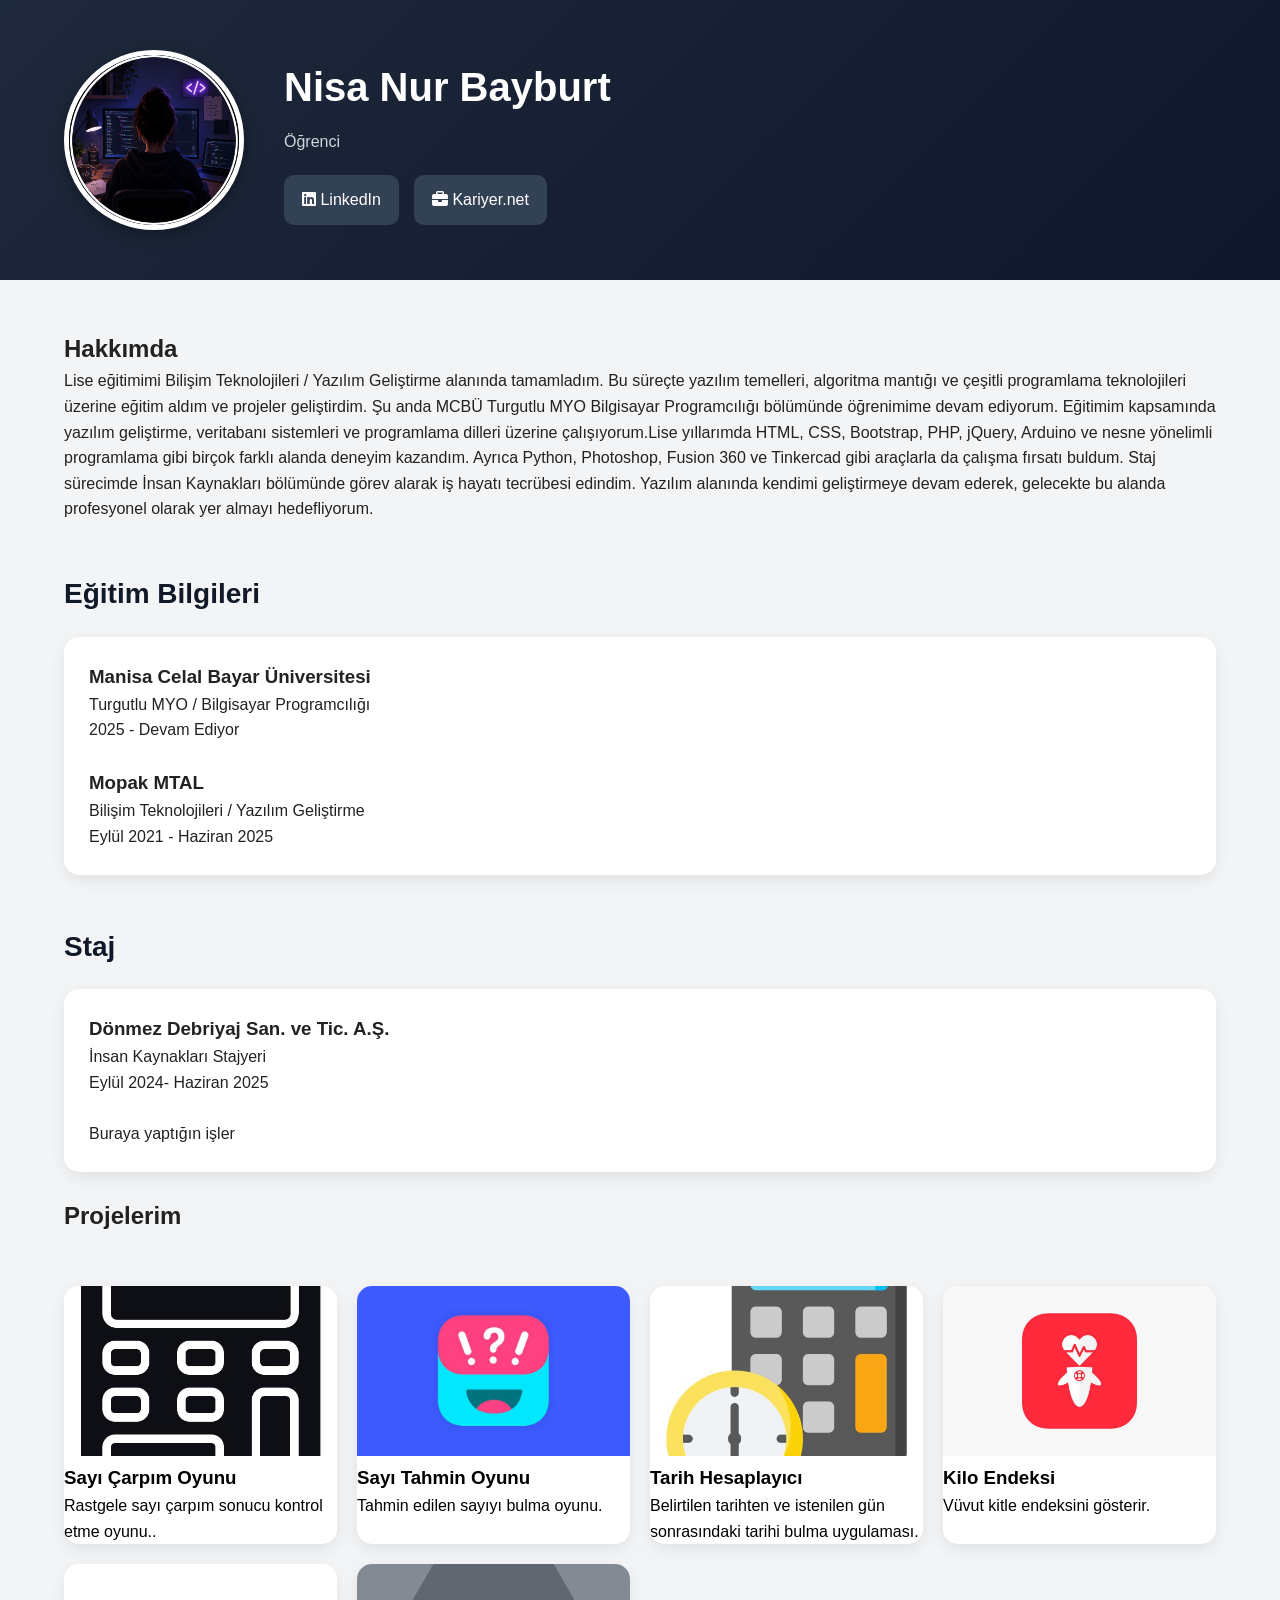
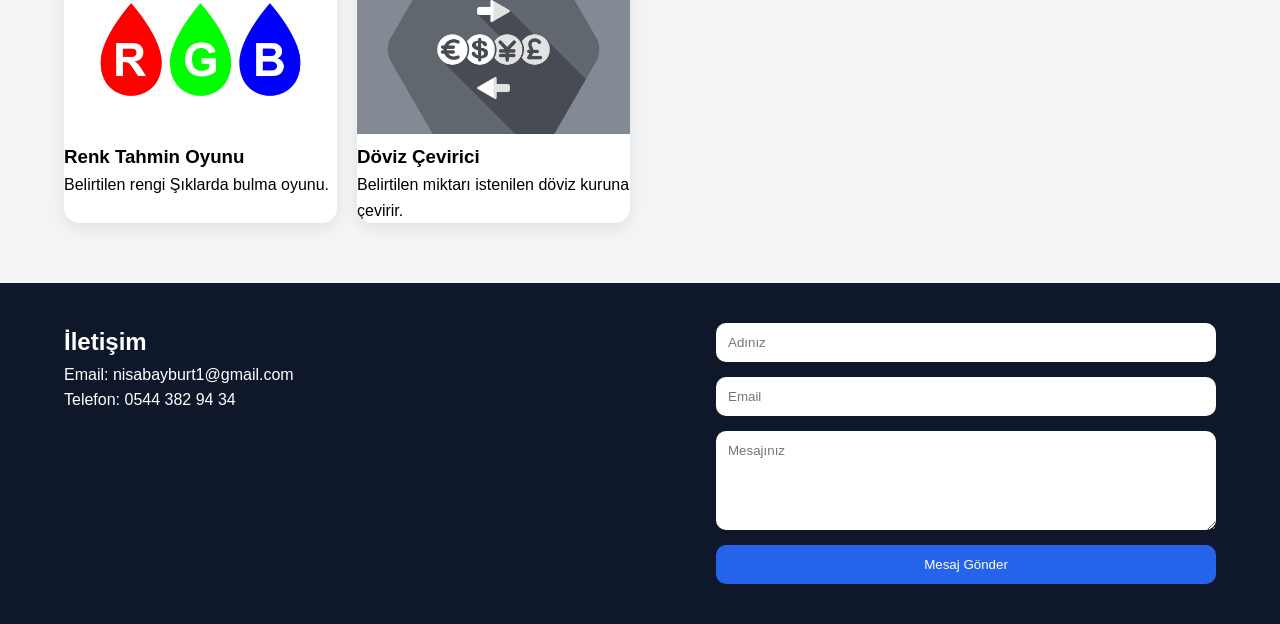
<file: index.html>
<!DOCTYPE html>
<html lang="tr">
<head>
  <meta charset="UTF-8" />
  <meta name="viewport" content="width=device-width, initial-scale=1.0"/>
  <title>Hakkımda</title>
  <!-- Font Awesome -->
  <link rel="stylesheet"
  href="https://cdnjs.cloudflare.com/ajax/libs/font-awesome/6.5.1/css/all.min.css"/>
  <style>
    *{
      margin:0;
      padding:0;
      box-sizing:border-box;
      font-family:Arial, sans-serif;
    }
    body{
      background:#f3f4f6;
      color:#222;
      line-height:1.6;
    }
    .container{
      width:90%;
      max-width:1200px;
      margin:auto;
    }

    /* HEADER */
    header{
      background:linear-gradient(135deg,#1e293b,#0f172a);
      color:white;
      padding:50px 0;
    }
    .header-content{
      display:flex;
      align-items:center;
      gap:40px;
      flex-wrap:wrap;
    }
    .profile-img{
      width:180px;
      height:180px;
      border-radius:50%;
      object-fit:cover;
      border:5px solid white;
      box-shadow:0 5px 15px rgba(0,0,0,0.3);
    }
    .header-text h1{
      font-size:40px;
      margin-bottom:10px;
    }
    .header-text p{
      max-width:600px;
      color:#d1d5db;
    }

    /* SOCIAL */
    .social-links{
      margin-top:20px;
      display:flex;
      gap:15px;
      flex-wrap:wrap;
    }
    .social-links a{
      text-decoration:none;
      color:white;
      background:#334155;
      padding:12px 18px;
      border-radius:10px;
      transition:0.3s;
    }
    .social-links a:hover{
      background:#475569;
      transform:translateY(-3px);
    }

    /* SECTIONS */
    section{
      margin-top:50px;
    }
    .section-title{
      margin-bottom:20px;
      font-size:28px;
      color:#111827;
    }
    .card-box{
      background:white;
      padding:25px;
      border-radius:15px;
      box-shadow:0 5px 15px rgba(0,0,0,0.08);
    }

    /* PROJECTS */
    .projects{
      display:grid;
      grid-template-columns:repeat(auto-fit,minmax(250px,1fr));
      gap:20px;
    }
    .project-card{
      background:white;
      border-radius:15px;
      overflow:hidden;
      text-decoration:none;
      color:black;
      box-shadow:0 5px 15px rgba(0,0,0,0.08);
      transition:0.3s;
    }
    .project-card:hover{
      transform:translateY(-5px);
    }
    .project-card img{
      width:100%;
      height:170px;
      object-fit:cover;
    }
    .project-content{
      padding:20px;
    }
    .project-content h3{
      margin-bottom:10px;
    }
    .project-content p{
      color:#666;
      font-size:14px;
    }

    /* FOOTER */
    footer{
      margin-top:60px;
      background:#0f172a;
      color:white;
      padding:40px 0;
    }

    .footer-content{
      display:flex;
      justify-content:space-between;
      flex-wrap:wrap;
      gap:30px;
    }

    .contact-form{
      display:flex;
      flex-direction:column;
      gap:15px;
      width:100%;
      max-width:500px;
    }

    .contact-form input,
    .contact-form textarea{
      padding:12px;
      border:none;
      border-radius:10px;
      outline:none;
    }

    .contact-form button{
      padding:12px;
      border:none;
      border-radius:10px;
      background:#2563eb;
      color:white;
      cursor:pointer;
      transition:0.3s;
    }
    .ref-btn{
     display:inline-block;
     margin-top:15px;
     padding:12px 18px;
     background:#2563eb;
     color:white;
     text-decoration:none;
     border-radius:10px;
     transition:0.3s;
    }

    .ref-btn:hover{
     background:#1d4ed8;
     transform:translateY(-2px);
    }

    .contact-form button:hover{
      background:#1d4ed8;
    }
    @media(max-width:768px){

      .header-content{
        flex-direction:column;
        text-align:center;
      }
      .social-links{
        justify-content:center;
      }

    }
  </style>
</head>
<body>
    <!-- HEADER -->
  <header>
    <div class="container header-content">

      <!-- FOTOĞRAF -->
      <img src="resimler/profilYazılım.png" alt="Profil Fotoğrafı" class="profile-img">

      <!-- BİLGİLER -->
      <div class="header-text">
        <h1>Nisa Nur Bayburt</h1>
        <p>Öğrenci</p>

        <!-- SOSYAL LİNKLER -->
        <div class="social-links">
          <!-- <a href="https://github.com/kullaniciadi" target="_blank">
            <i class="fa-brands fa-github"></i> GitHub
          </a> --> 

          <a href="https://linkedin.com/in/nisa-b-82283a373" target="_blank">
            <i class="fa-brands fa-linkedin"></i> LinkedIn
          </a>

          <a href="https://www.kariyer.net/ozgecmis/nbxtecyzsy" target="_blank">
            <i class="fa-solid fa-briefcase"></i> Kariyer.net
          </a>
        </div>
      </div>
    </div>
  </header>

  <div class="container">
    <!-- Hakkımda -->
    <section class="about">
      <h1>Hakkımda</h1>
      <p>
        Lise eğitimimi Bilişim Teknolojileri / Yazılım Geliştirme alanında tamamladım. 
          Bu süreçte yazılım temelleri, algoritma mantığı ve çeşitli programlama teknolojileri
          üzerine eğitim aldım ve projeler geliştirdim. Şu anda MCBÜ Turgutlu MYO Bilgisayar 
          Programcılığı bölümünde öğrenimime devam ediyorum. Eğitimim kapsamında yazılım geliştirme,
          veritabanı sistemleri ve programlama dilleri üzerine çalışıyorum.Lise yıllarımda HTML, 
          CSS, Bootstrap, PHP, jQuery, Arduino ve nesne yönelimli programlama gibi birçok farklı 
          alanda deneyim kazandım. Ayrıca Python, Photoshop, Fusion 360 ve Tinkercad gibi araçlarla
         da çalışma fırsatı buldum. Staj sürecimde İnsan Kaynakları bölümünde görev alarak iş hayatı tecrübesi edindim.
        Yazılım alanında kendimi geliştirmeye devam ederek, gelecekte bu alanda profesyonel olarak
        yer almayı hedefliyorum.
      </p>
    </section>

    <!--Eğitim Bilgilerim-->
    <section>
      <h2 class="section-title">Eğitim Bilgileri</h2>
      <div class="card-box">
        <h3>Manisa Celal Bayar Üniversitesi</h3>
        <p>
          Turgutlu MYO / Bilgisayar Programcılığı
        </p>
        <p>2025 - Devam Ediyor</p>
        <br>
        <h3>Mopak MTAL</h3>
        <p>
          Bilişim Teknolojileri / Yazılım Geliştirme
        </p>
        <p>Eylül 2021 - Haziran 2025</p>
      </div>
    </section>

    <!-- DENEYİM -->
    <section>
      <h2 class="section-title">Staj</h2>
      <div class="card-box">
        <h3>Dönmez Debriyaj San. ve Tic. A.Ş.</h3>
        <p>İnsan Kaynakları Stajyeri</p>
        <p>Eylül 2024- Haziran 2025</p> <br>
        <p>
          Buraya yaptığın işler
        </p>
      </div>
    </section> <br>

    <!-- Projeler -->
    <h2 class="projects-title">Projelerim</h2>
    <section class="projects">

      <!-- Proje 1 -->
      <a class="project-card" href="CarpimOyun/carpimOyunu.html" target="_blank">
        <img src="resimler/carpimOyunGorsel.jpg" alt="" >
        <div class="card-content">
          <h3>Sayı Çarpım Oyunu</h3>
          <p>Rastgele sayı çarpım sonucu kontrol etme oyunu..</p>
        </div>
      </a>

      <!-- Proje 2 -->
      <a class="project-card" href="sayiTahmi/sayiTahminOyunu.html" target="_blank">
        <img src="resimler/sayitahmingorsel.jpg" alt="" >
        <div class="card-content">
          <h3>Sayı Tahmin Oyunu</h3>
          <p>Tahmin edilen sayıyı bulma oyunu.</p>
        </div>
      </a>

      <!-- Proje 3 -->
      <a class="project-card" href="TarihHesaplayici/index.html" target="_blank">
        <img src="resimler/tarihhesapgorsel.jpg" alt="" >
        <div class="card-content">
          <h3>Tarih Hesaplayıcı</h3>
          <p>Belirtilen tarihten ve istenilen gün sonrasındaki tarihi bulma uygulaması.</p>
        </div>
      </a>

      <!-- Proje 4 -->
      <a class="project-card" href="kiloEndexi/index1.html" target="_blank">
        <img src="resimler/BMIgorsel.jpg" alt="" >
        <div class="card-content">
          <h3>Kilo Endeksi</h3>
          <p>Vüvut kitle endeksini gösterir.</p>
        </div>
      </a>

      <!-- Proje 5 -->
      <a class="project-card" href="RenkTahmin/renkTahminOyunu.html" target="_blank">
        <img src="resimler/renktahminoyun.jpg" alt="" >
        <div class="card-content">
          <h3>Renk Tahmin Oyunu</h3>
          <p>Belirtilen rengi Şıklarda bulma oyunu.</p>
        </div>
      </a>

      <!-- Proje 6 -->
      <a class="project-card" href="DovizCeviri/index2.html" target="_blank">
        <img src="resimler/dovizgorsel.jpg" alt="" >
        <div class="card-content">
          <h3>Döviz Çevirici</h3>
          <p>Belirtilen miktarı istenilen döviz kuruna çevirir.</p>
        </div>
      </a>
    </section>
  </div>

  <!-- FOOTER -->

  <footer>
    <div class="container footer-content">
      <div>
        <h2>İletişim</h2>
        <p>Email: nisabayburt1@gmail.com</p>
        <p>Telefon: 0544 382 94 34</p>
      </div>
      <!-- MAİL FORMU -->
      <form class="contact-form" action="mailto:nisabayburt1@gmail.com" method="POST" enctype="text/plain">
        <input type="text" name="isim" placeholder="Adınız" required>
        <input type="email" name="email" placeholder="Email" required>
        <textarea name="mesaj" rows="5" placeholder="Mesajınız"required></textarea>
        <button type="submit"> Mesaj Gönder </button>
      </form>
    </div>
  </footer>

</body>
</html>
</file>
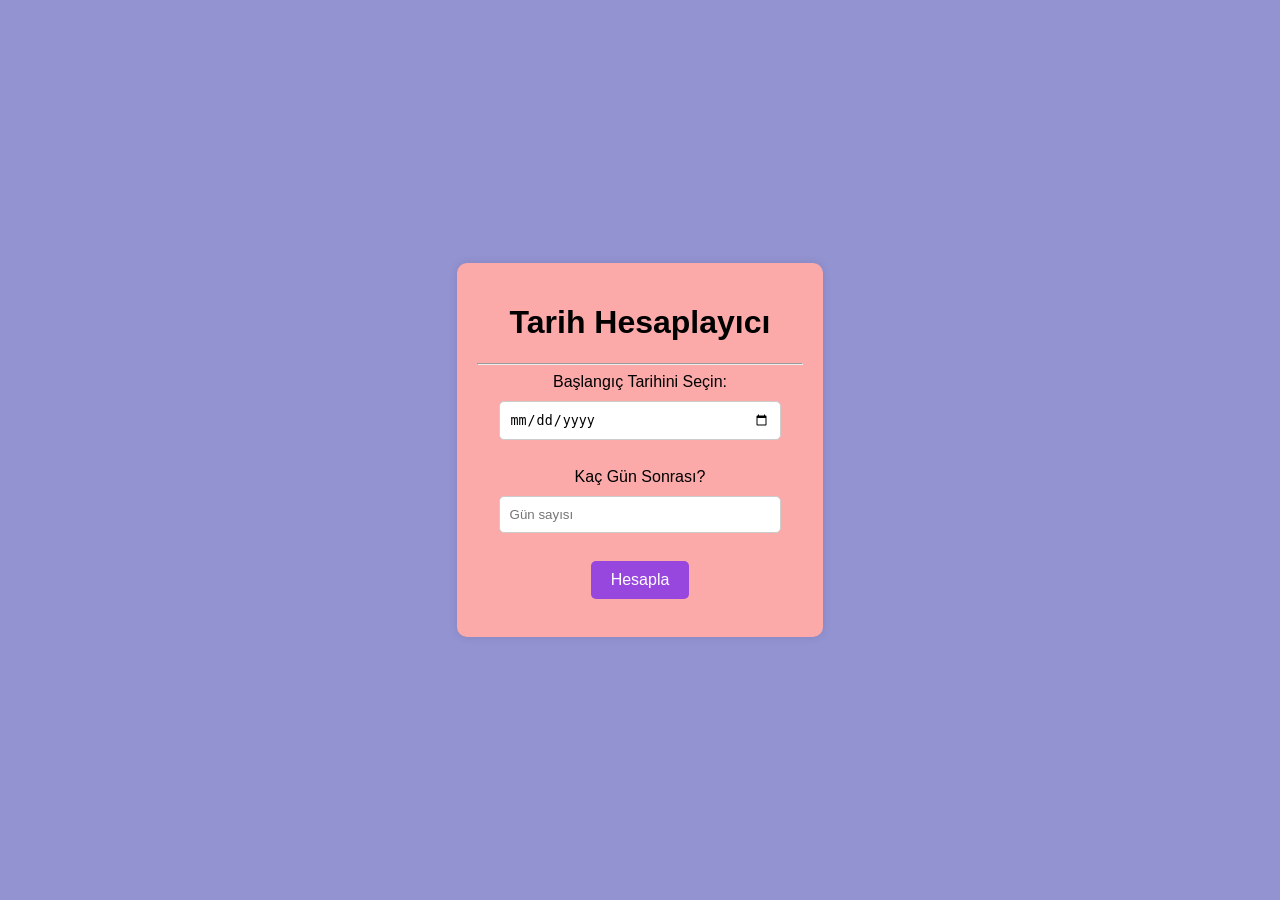
<file: TarihHesaplayici/index.html>
<!DOCTYPE html>
<html lang="en">
<head>
    <meta charset="UTF-8">
    <meta name="viewport" content="width=device-width, initial-scale=1.0">
    <title>Tarih Hesaplayıcı</title>
    <link rel="stylesheet" href="style.css">
</head>
<body>
    <div class="calculator-container">
        <h1>Tarih Hesaplayıcı</h1><hr>
        <label for="date-input">Başlangıç Tarihini Seçin:</label><br>
        <input type="date" id="date-input"> <br><br>
        <label for="days-input">Kaç Gün Sonrası?</label>
        <input type="number" id="days-input" placeholder="Gün sayısı"><br><br>
        <button id="calculate-btn">Hesapla</button>
        <p id="result"></p>
    </div>
    <script src="app.js"></script> 
</body>
</html>
</file>
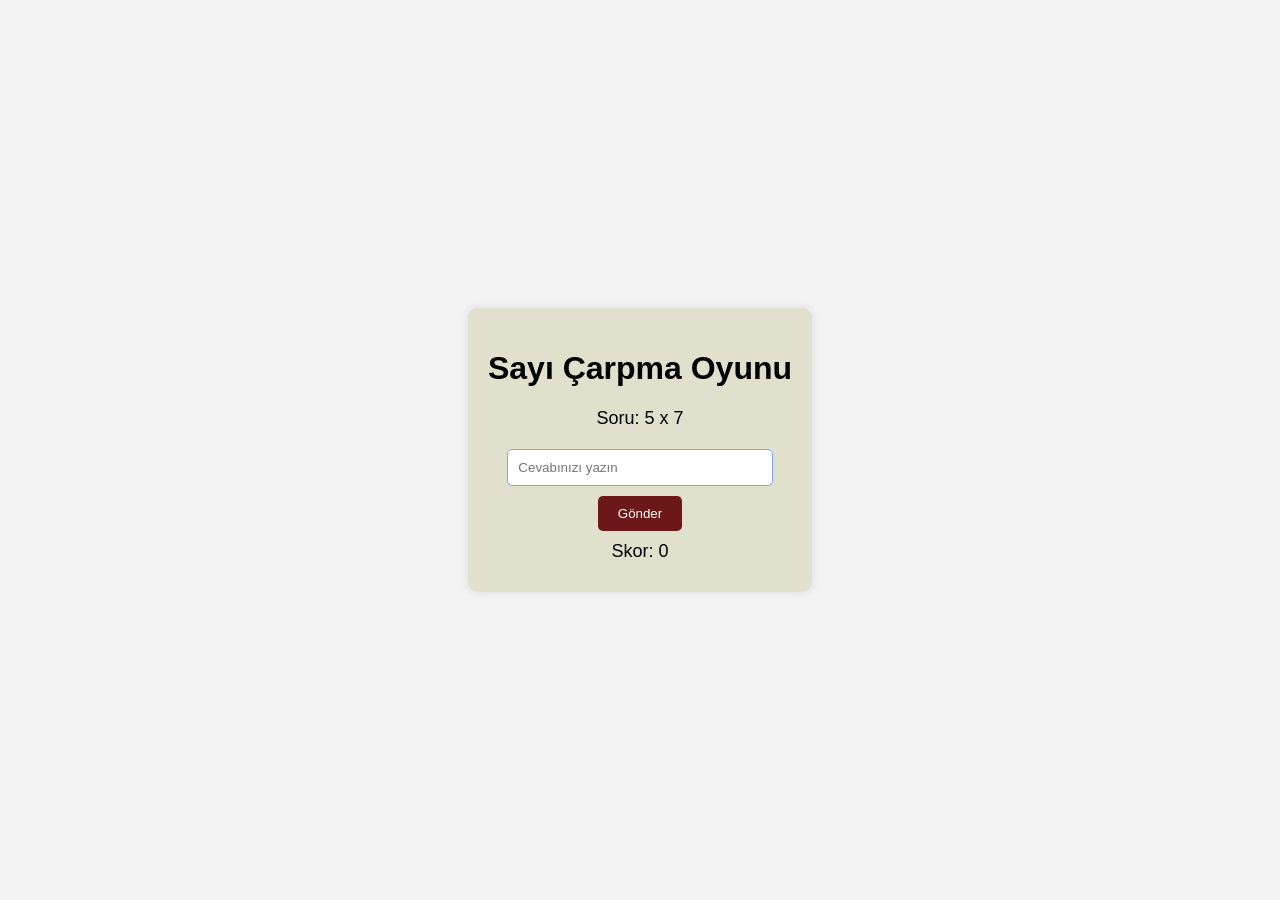
<file: CarpimOyun/carpimOyunu.html>
<!DOCTYPE html>
<html lang="en">
<head>
    <meta charset="UTF-8">
    <meta name="viewport" content="width=device-width, initial-scale=1.0">
    <title>Sayı Çarpma Oyunu</title>
    <link rel="stylesheet" href="şekil.css">
</head>
<body>
    <div class="game-container">
        <h1>Sayı Çarpma Oyunu</h1>
        <p id="question">Soru: 0 x 0</p>
        <input type="number" id="answer-input" placeholder="Cevabınızı yazın">
        <button id="submit-btn">Gönder</button>
        <p id="feedback"></p>
        <p>Skor: <span id="score">0</span></p>
    </div>
    <script src="app3.js"></script> 

</body>
</html>
</file>
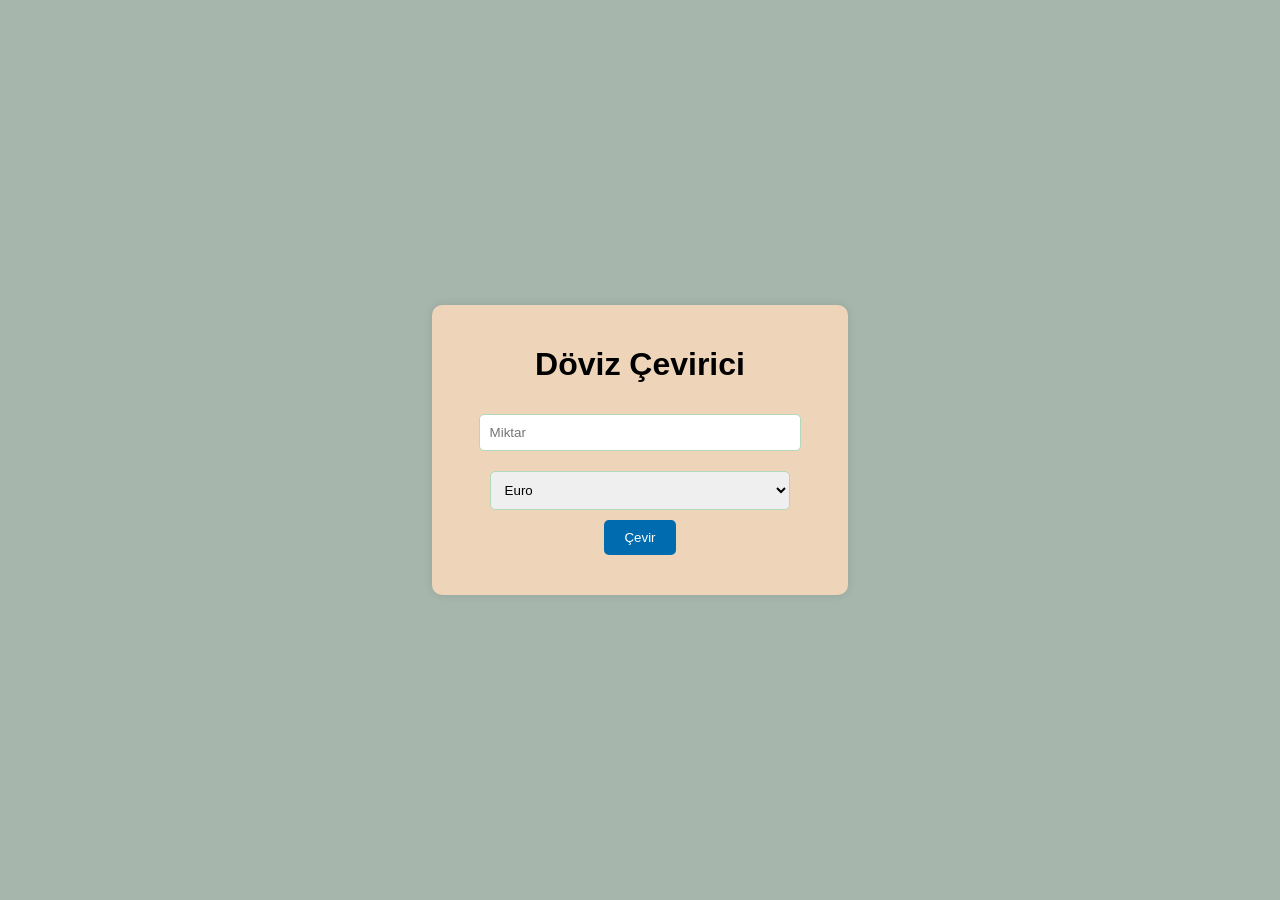
<file: DovizCeviri/index2.html>
<!DOCTYPE html>
<html lang="en">
<head>
    <meta charset="UTF-8">
    <meta name="viewport" content="width=device-width, initial-scale=1.0">
    <title>Basit Döviz Çevirici</title>
    <link rel="stylesheet" href="renkler.css">
</head>
<body>
    <div class="converter-container">
        <h1>Döviz Çevirici</h1>
        <input type="number" id="amount" placeholder="Miktar">
        <select id="currency">
            <option value="0.85">Euro</option>
            <option value="1.1">Dolar</option>
            <option value="15">Türk Lirası</option>
        </select>
        <button id="convert-btn">Çevir</button>
        <p id="result"></p>
    </div>
    <script src="app2.js"></script> 

</body>
</html>
</file>
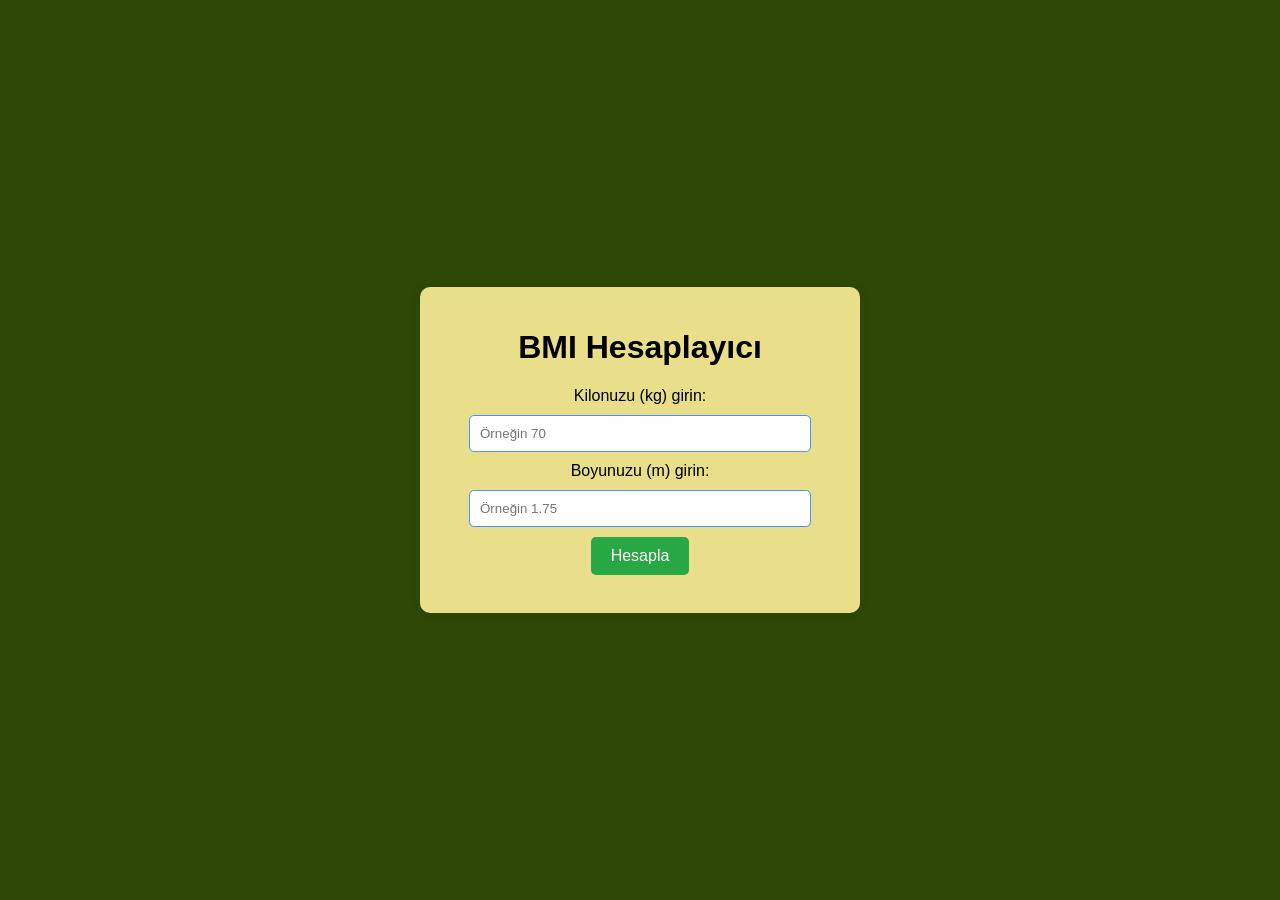
<file: kiloEndexi/index1.html>
<!DOCTYPE html>
<html lang="en">
<head>
    <meta charset="UTF-8">
    <meta name="viewport" content="width=device-width, initial-scale=1.0">
    <title>BMI Hesaplayıcı</title>
    <link rel="stylesheet" href="styles.css">
</head>
<body>
    <div class="bmi-container">
        <h1>BMI Hesaplayıcı</h1>
        <label for="weight-input">Kilonuzu (kg) girin:</label>
        <input type="number" id="weight-input" placeholder="Örneğin 70">
        <label for="height-input">Boyunuzu (m) girin:</label>
        <input type="number" id="height-input" placeholder="Örneğin 1.75">
        <button id="calculate-btn">Hesapla</button>
        <p id="result"></p>
    </div>
    <script src="app1.js"></script>
</body>
</html>
</file>
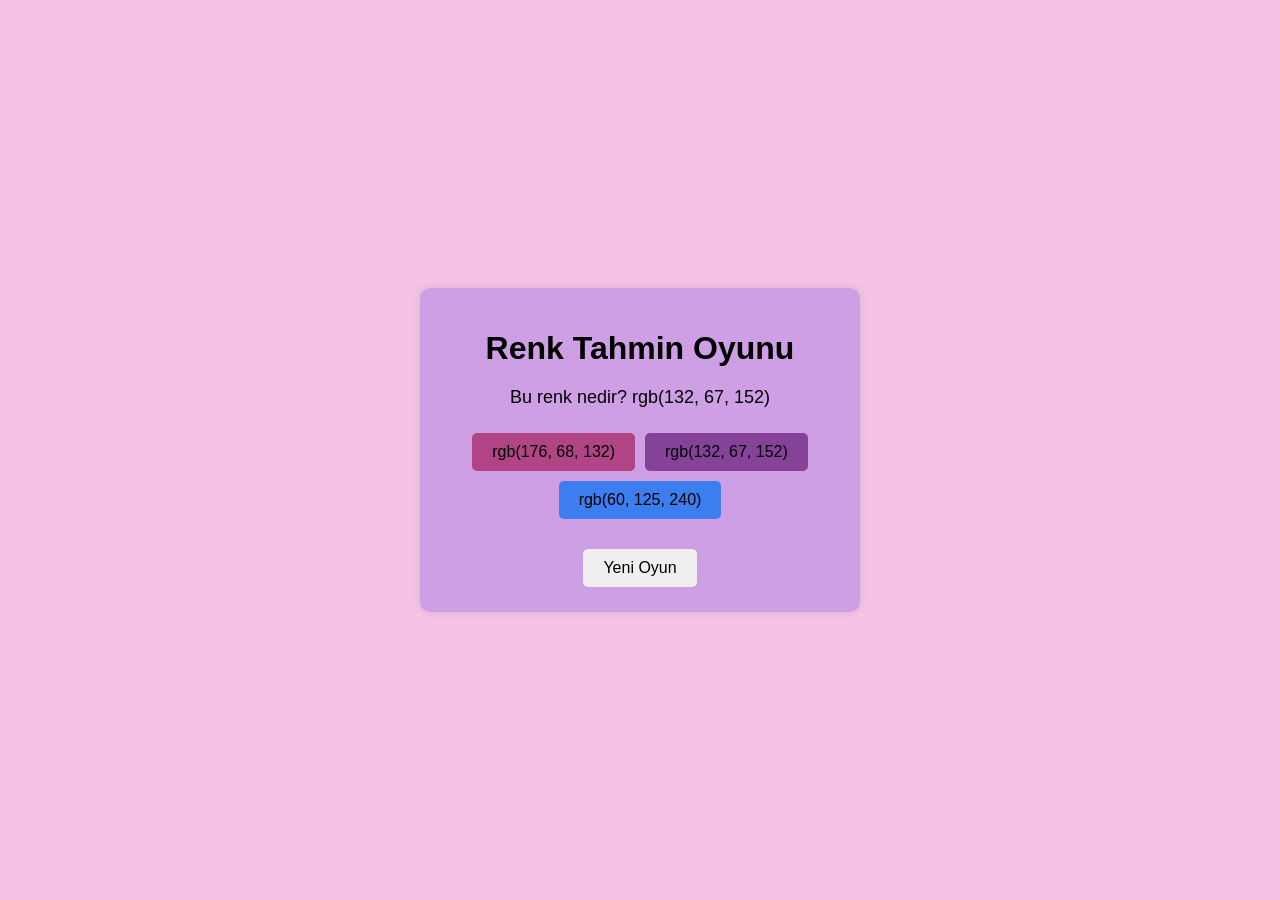
<file: RenkTahmin/renkTahminOyunu.html>
<!DOCTYPE html>
<html lang="en">
<head>
    <meta charset="UTF-8">
    <meta name="viewport" content="width=device-width, initial-scale=1.0">
    <title>Renk Tahmin Oyunu</title>
    <link rel="stylesheet" href="tahmin.css">
</head>
<body>
    <div class="game-container">
        <h1>Renk Tahmin Oyunu</h1>
        <p id="question">Bu renk nedir? <span id="color-code">rgb(0, 0, 0)</span></p>
        <div id="options" class="options"></div>
        <p id="feedback"></p>
        <button id="new-game-btn">Yeni Oyun</button>
    </div>
    <script src="app4.js"></script> 
</body>
</html>
</file>
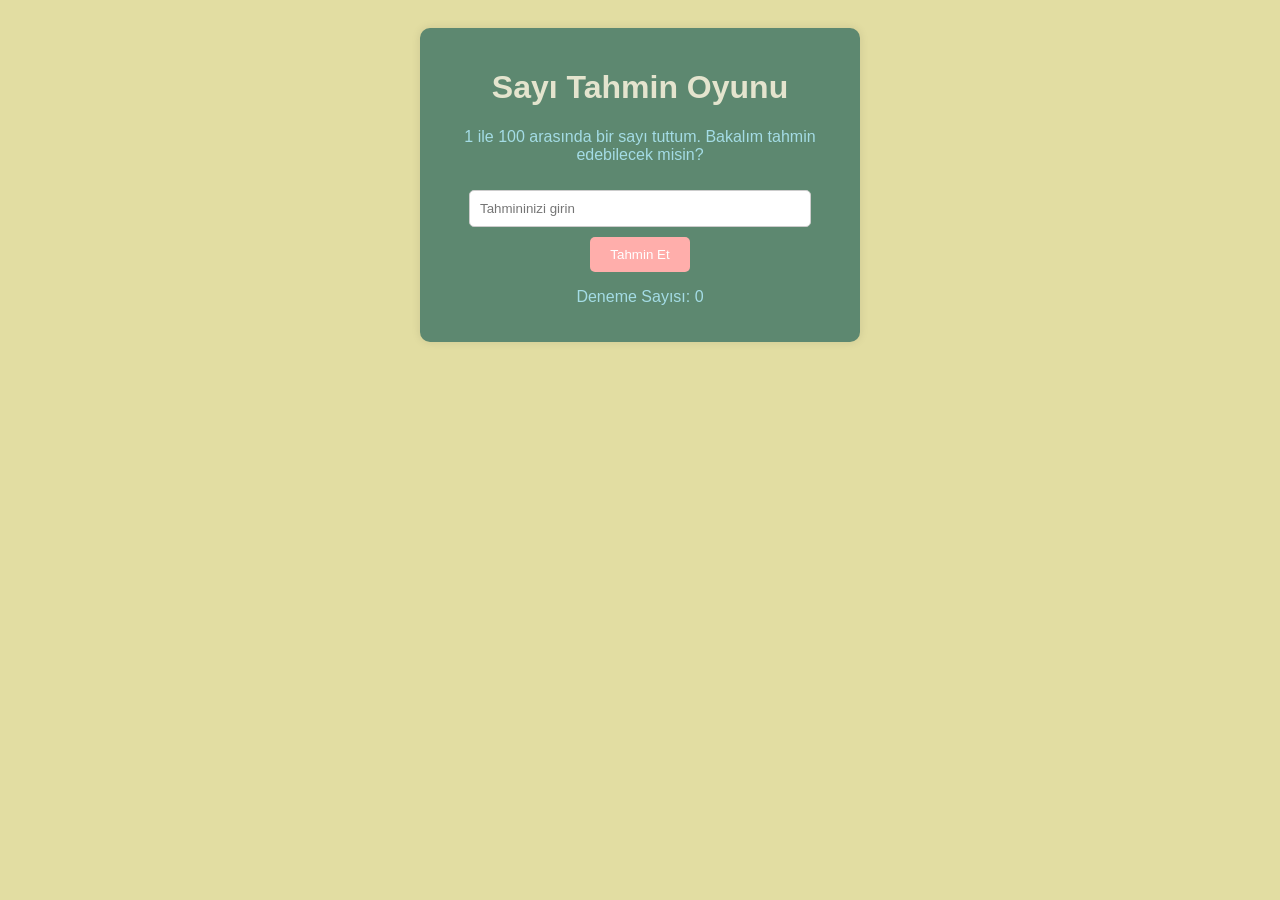
<file: sayiTahmi/sayiTahminOyunu.html>
<!DOCTYPE html>
<html lang="en">
<head>
    <meta charset="UTF-8">
    <meta name="viewport" content="width=device-width, initial-scale=1.0">
    <title>Sayı Tahmin Oyunu!</title>
    <link rel="stylesheet" href="sayiStyle.css">
</head>
<body>
    <div class="game-container">
        <h1>Sayı Tahmin Oyunu</h1>
        <p>1 ile 100 arasında bir sayı tuttum. Bakalım tahmin edebilecek misin?</p>
        <input type="number" id="guess-input" placeholder="Tahmininizi girin" />
        <button id="submit-btn">Tahmin Et</button>
        <p id="feedback"></p>
        <p>Deneme Sayısı: <span id="attempts">0</span></p>
    </div>
    <script src="app5.js"></script> 
</body>
</html>
</file>
<file: TarihHesaplayici/style.css>
body {
 font-family: Arial, sans-serif;
 background-color: #9393d2;
 display: flex;
 justify-content: center;
 align-items: center;
 height: 100vh;
 margin: 0;
}
.calculator-container {
 background: rgb(251, 169, 169);
 padding: 20px;
 border-radius: 10px;
 box-shadow: 0 0 10px rgba(0, 0, 0, 0.1);
 text-align: center;
 max-width: 400px;
}
input {
 width: 80%;
 padding: 10px;
 margin: 10px 0;
 border: 1px solid #ccc;
 border-radius: 5px;
}
button {
 padding: 10px 20px;
 background-color: #9746de;
 color: white;
 border: none;
 border-radius: 5px;
 cursor: pointer;
 font-size: 16px;
}
button:hover {
 background-color: #0056b3;
}
p {
 font-size: 18px;
 margin-top: 10px; }
</file>
<file: CarpimOyun/şekil.css>
body {
 font-family: Arial, sans-serif;
 background-color: #f3f3f3;
 display: flex;
 justify-content: center;
 align-items: center;
 height: 100vh;
 margin: 0;
}
.game-container {
 background: #e0e0cd;
 padding: 20px;
 border-radius: 10px;
 box-shadow: 0 0 10px rgba(0, 0, 0, 0.1);
 text-align: center;
 max-width: 400px;
}
.game-container:hover{
    background-color:#e0cfc9 ;
}
input {
 width: 80%;
 padding: 10px;
 margin: 10px 0;
 border: 1px solid #83a7eb;
 border-radius: 5px;
}
button {
 padding: 10px 20px;
 background-color: #6c1818;
 color: white;
 border: none;
 border-radius: 5px;
 cursor: pointer;
}
button:hover {
 background-color: #450c0c;
}
p {
 font-size: 18px;
 margin: 10px 0;
}
#feedback {
 font-weight: bold; }
</file>
<file: DovizCeviri/renkler.css>
body {
 font-family: Arial, sans-serif;
 background-color: #a6b6ac;
 display: flex;
 justify-content: center;
 align-items: center;
 height: 100vh;
 margin: 0;
}
.converter-container {
 background: rgb(238, 213, 185);
 padding: 20px;
 border-radius: 10px;
 box-shadow: 0 0 10px rgba(0, 0, 0, 0.1);
 text-align: center;
 max-width: 400px;
}
input, select {
 width: 80%;
 padding: 10px;
 margin: 10px 0;
 border: 1px solid #b3d8b9;
 border-radius: 5px;
}
button {
 padding: 10px 20px;
 background-color: #006bae;
 color: white;
 border: none;
 border-radius: 5px;
 cursor: pointer;
}
button:hover {
 background-color: #006e18;
}
.converter-container:hover{
    background-color: #d4f8ff;
}
p {
 margin-top: 20px;
 font-weight: bold;
 font-size: 18px; }
</file>
<file: kiloEndexi/styles.css>
body {
 font-family: Arial, sans-serif;
 background-color: #2e4906;
 display: flex;
 justify-content: center;
 align-items: center;
 height: 100vh;
 margin: 0;
}
.bmi-container {
 background: rgb(233, 222, 137);
 padding: 20px;
 border-radius: 10px;
 box-shadow: 0 0 10px rgba(0, 0, 0, 0.1);
 text-align: center;
 max-width: 400px;
}
input {
 width: 80%;
 padding: 10px;
 margin: 10px 0;
 border: 1px solid #4793ff;
 border-radius: 5px;
}
button {
 padding: 10px 20px;
 background-color: #28a745;
 color: white;
 border: none;
 border-radius: 5px;
 cursor: pointer;
 font-size: 16px;
}
button:hover {
 background-color: #135621;
}
p {
 font-size: 18px;
 margin-top: 10px; }
</file>
<file: RenkTahmin/tahmin.css>
body {
 font-family: Arial, sans-serif;
 background-color: #f4c3e5;
 display: flex;
 justify-content: center;
 align-items: center;
 height: 100vh;
 margin: 0;
}
.game-container {
 background: #ce9fe4;
 padding: 20px;
 border-radius: 10px;
 box-shadow: 0 0 10px rgba(0, 0, 0, 0.1);
 text-align: center;
 max-width: 400px;
}
h1 {
 margin-bottom: 20px;
}
p {
 font-size: 18px;
 margin: 10px 0;
}
#options {
 display: flex;
 justify-content: center;
 flex-wrap: wrap;
 margin: 20px 0;
}
button {
 padding: 10px 20px;
 margin: 5px;
 border: none;
 border-radius: 5px;
 cursor: pointer;
 font-size: 16px;
}
button:hover {
 background-color: #766bd3;
}
button.correct {
 background-color: #28a745;
 color: white;
}
button.wrong {
 background-color: #dc3545;
 color: white; }
</file>
<file: sayiTahmi/sayiStyle.css>
body {
 font-family: Arial, sans-serif;
 background-color: #e2dda2;
 text-align: center;
 padding: 20px;
}
.game-container {
 text-align: center;
 max-width: 400px;
 margin: auto;
 background: #5d8870;
 border-radius: 10px;
 box-shadow: 0 0 10px rgba(0, 0, 0, 0.1);
 padding: 20px;
}
h1 {
 color: #e4e4ce;
}
input {
 width: 80%;
 padding: 10px;
 margin: 10px 0;
 border: 1px solid #ccc;
 border-radius: 5px;
}
button {
 padding: 10px 20px;
 background-color: #ffaeab;
 color: white;
 border: none;
 border-radius: 5px;
 cursor: pointer;
}
button:hover {
 background-color: #fdc576;
}
#feedback {
 font-weight: bold;
 margin-top: 10px; }
 p{
    color: #A4DCE5;
 }
</file>
